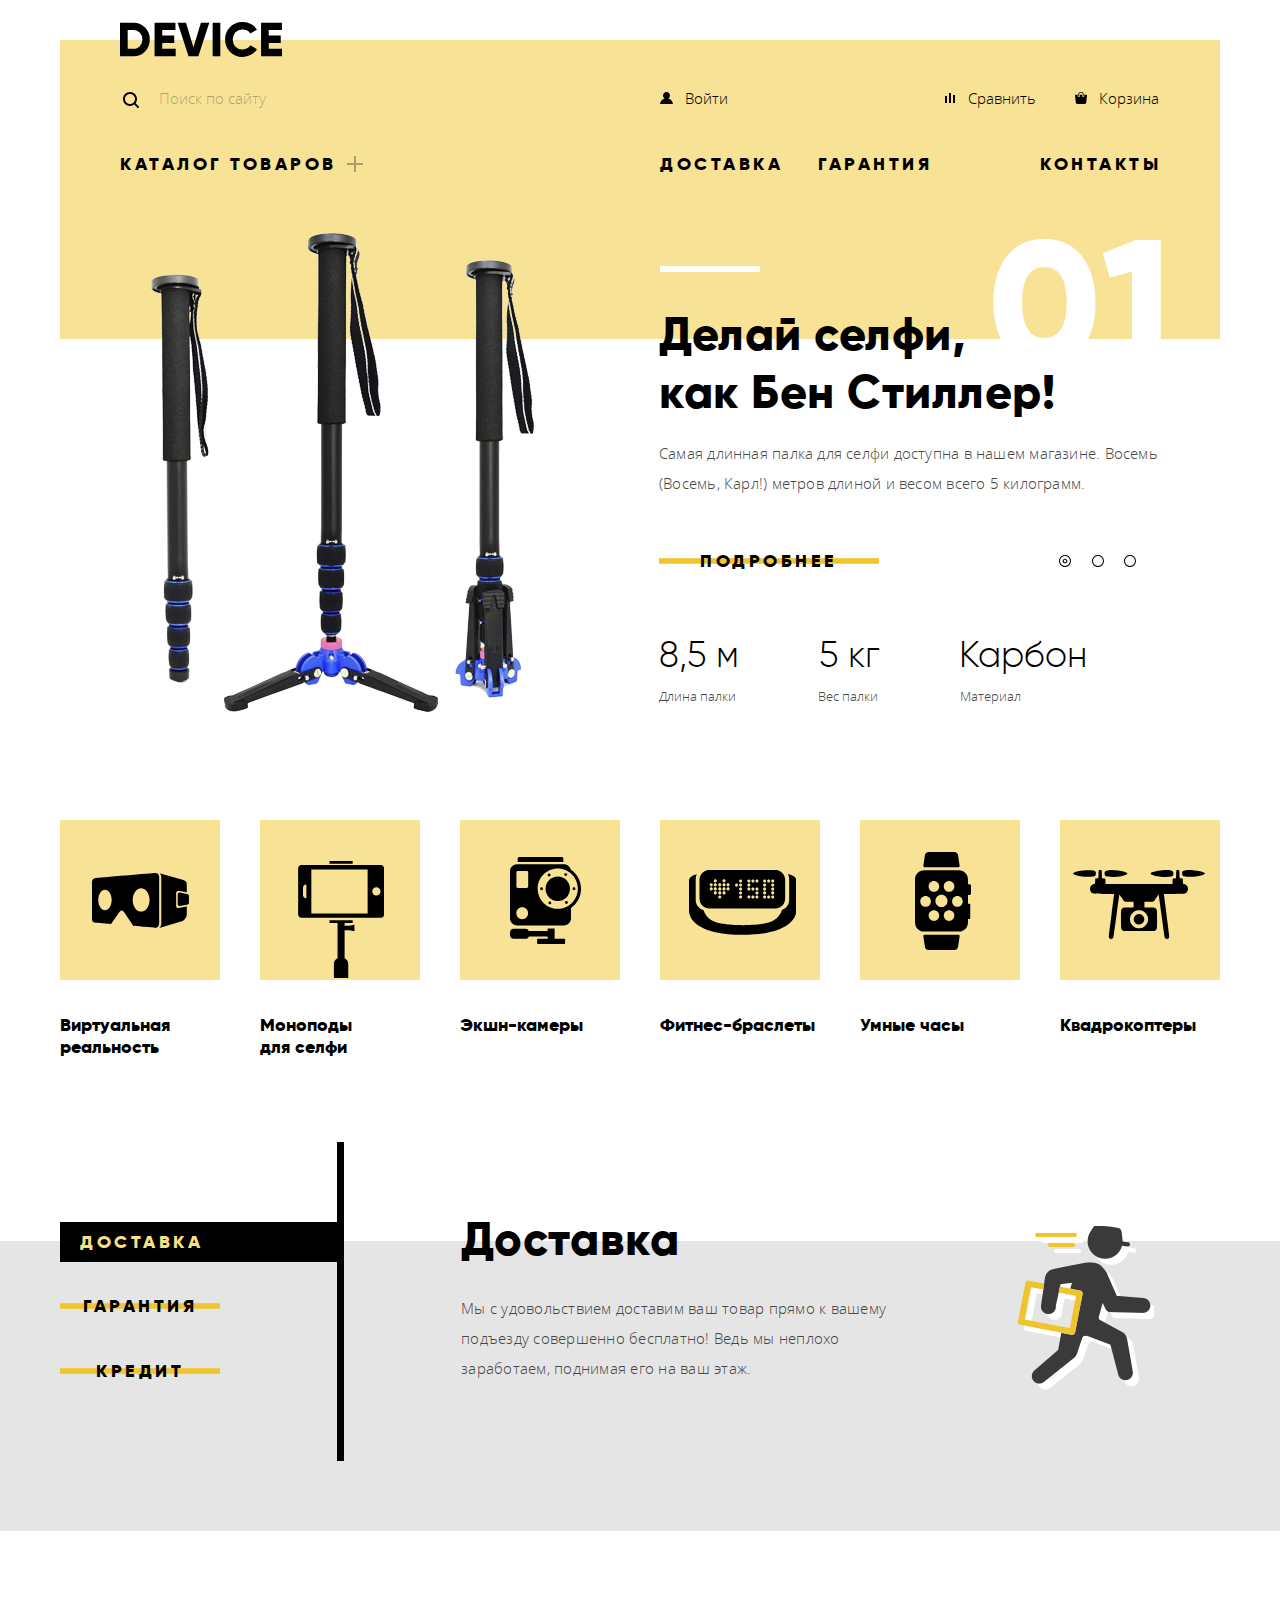
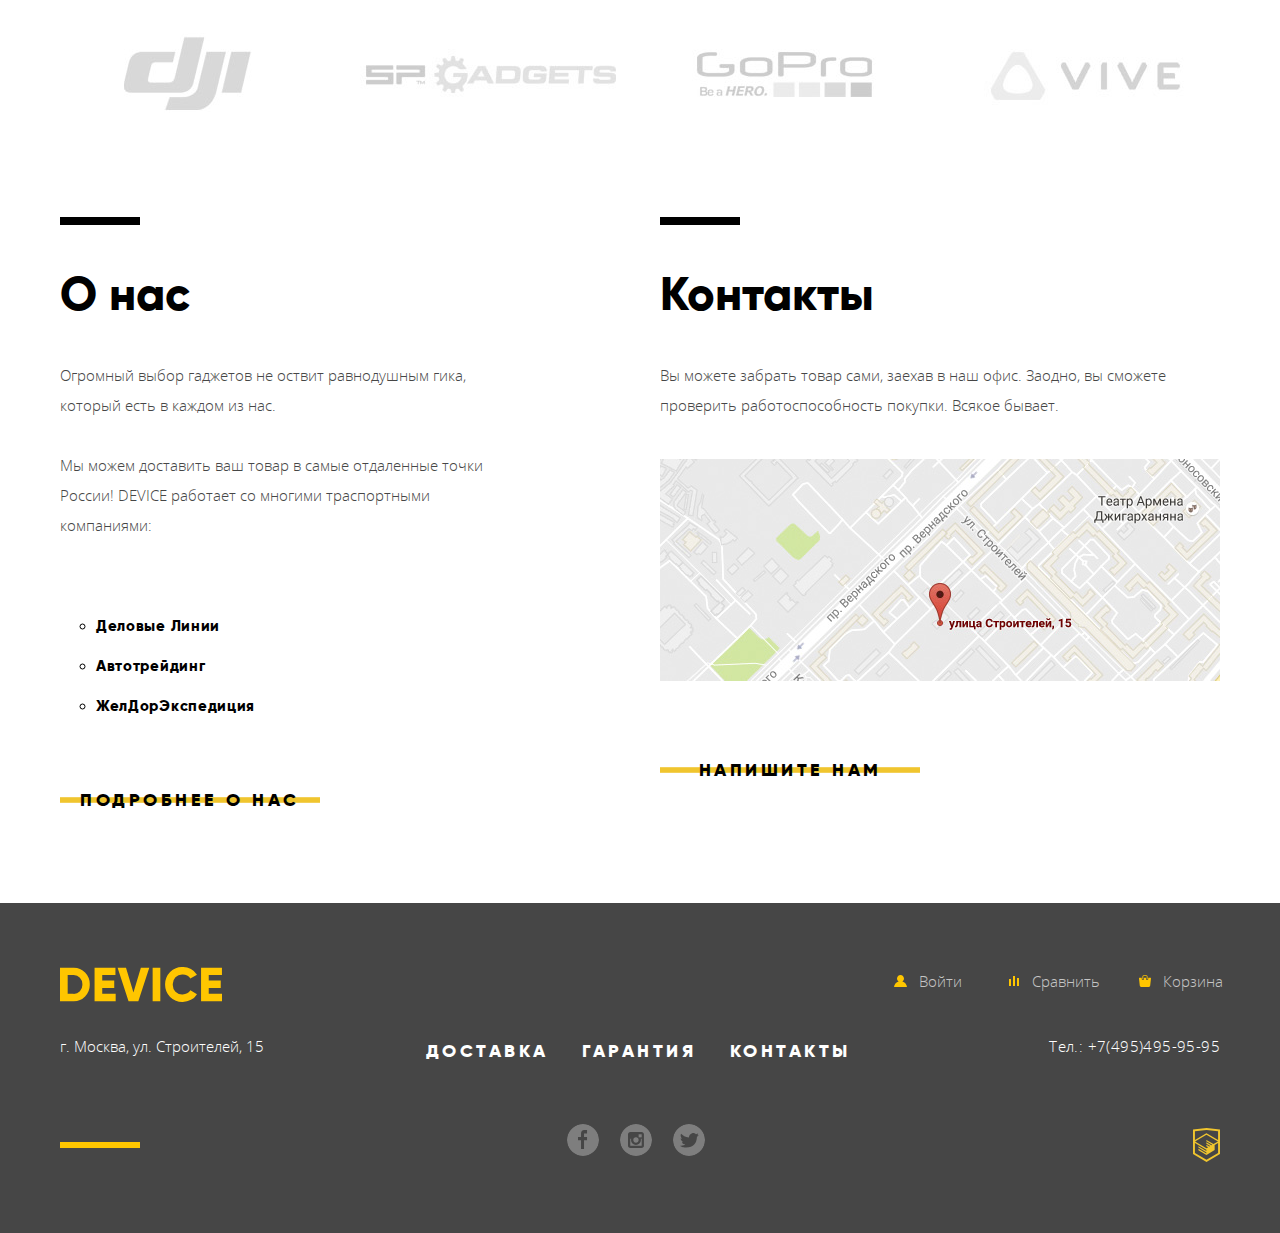
<file: index.html>
<!DOCTYPE html>
<html lang="ru">
  <head>
    <meta charset="utf-8">
    <title>HTML Academy: Девайс</title>
    <meta name="keywords" content="device, селфи палка, палка для селфи, виртуальная реальность, моноподы для селфи, экшн-камеры, фитнес-браслеты, умные часы, квадрокоптеры">
    <meta name="description" content="Device - онлайн-магазин электроники. Огромный выбор гаджетов и доставка в любую точку России.">
    <link href="css/normalize.min.css" type="text/css" rel="stylesheet">
    <link href="css/style.min.css" type="text/css" rel="stylesheet">
  </head>
  <body class="page">
    <header class="page-header content-layout">
      <div class="header-layout">
        <a class="logo link" aria-label="Логотип Девайс">
          <svg xmlns="http://www.w3.org/2000/svg" width="162.187" height="34.938" viewBox="0 0 162.187 34.938" class="svg-logo"><path id="logotype" d="M199.441,24.416v33.6h13.44a15.561,15.561,0,0,0,11.64-4.824,16.523,16.523,0,0,0,4.68-11.976,16.524,16.524,0,0,0-4.68-11.976,15.561,15.561,0,0,0-11.64-4.824h-13.44Zm7.68,26.208V31.808h5.76a8.559,8.559,0,0,1,6.456,2.568,9.448,9.448,0,0,1,2.472,6.84,9.446,9.446,0,0,1-2.472,6.84,8.557,8.557,0,0,1-6.456,2.568h-5.76Zm34.56-5.952h12v-7.3h-12V31.808h13.2V24.416H234v33.6h21.12V50.624h-13.44V44.672Zm36.1,13.344,10.944-33.6h-8.4l-7.44,24.72-7.44-24.72h-8.4l10.944,33.6h9.792Zm14.3,0h7.68v-33.6h-7.68v33.6ZM330.432,56.6a15.449,15.449,0,0,0,6-5.688l-6.624-3.84a7.456,7.456,0,0,1-3.144,3.024,9.749,9.749,0,0,1-4.632,1.1,9.493,9.493,0,0,1-7.128-2.736,9.945,9.945,0,0,1-2.664-7.248,9.946,9.946,0,0,1,2.664-7.248,9.493,9.493,0,0,1,7.128-2.736,9.787,9.787,0,0,1,4.608,1.08,7.578,7.578,0,0,1,3.168,3.048l6.624-3.84a15.8,15.8,0,0,0-6.048-5.688,17.21,17.21,0,0,0-8.352-2.088A17.061,17.061,0,0,0,304.56,41.216a17.061,17.061,0,0,0,17.472,17.472A17.3,17.3,0,0,0,330.432,56.6Zm17.76-11.928h12v-7.3h-12V31.808h13.2V24.416h-20.88v33.6h21.12V50.624h-13.44V44.672Z" transform="translate(-199.438 -23.75)"/></svg>
        </a>
        <div class="page-header__top-floor">
          <form class="page-header__form" action="https://echo.htmlacademy.ru" method="post">
            <p class="page-header__form-paragraph">
              <label class="page-header__form-label" for="search-field" aria-label="Поле поиска"></label>
              <input class="page-header__form-input input" type="search" name="search" id="search-field" placeholder="Поиск по сайту">
              <button class="page-header__form-submit input" type="submit">Найти</button>
            </p>
          </form>
          <nav class="top-nav">
            <ul class="top-nav__list user-nav">
              <li class="top-nav__item user-nav__item">
                <a class="top-nav__link user-nav__link link" href="login.html">Войти</a>
              </li>
            </ul>
            <div class="top-nav__content-layout">
              <a class="top-nav__link compare-link link" href="compare.html">Сравнить</a>
              <a class="top-nav__link basket-link link" href="cart.html">Корзина</a>
            </div>
          </nav>
        </div>

        <nav class="page-nav">
          <ul class="page-nav__list">
            <li class="page-nav__item">
              <a class="page-nav__link font link" href="catalog-full.html">Каталог товаров</a>
              <ul class="page-nav__sub-nav sub-nav">
                <li class="sub-nav__item">
                  <a class="sub-nav__link link" href="catalog-vr.html">Виртуальная реальность</a>
                </li>
                <li class="sub-nav__item">
                  <a class="sub-nav__link link" href="catalog.html">Моноподы для селфи</a>
                </li>
                <li class="sub-nav__item">
                  <a class="sub-nav__link link" href="catalog-ac.html">Экшн-камеры</a>
                </li>
                <li class="sub-nav__item">
                  <a class="sub-nav__link link" href="catalog-fb.html">Фитнес-браслеты</a>
                </li>
                <li class="sub-nav__item">
                  <a class="sub-nav__link link" href="catalog-sw.html">Умные часы</a>
                </li>
                <li class="sub-nav__item">
                  <a class="sub-nav__link link" href="catalog-d">Квадрокоптеры</a>
                </li>
              </ul>
            </li>
          </ul>

          <ul class="top-service service-nav">
            <li class="top-service__item service-nav__item">
              <a class="top-service__link service-nav__link font link" href="delivery.html">Доставка</a>
            </li>
            <li class="top-service__item service-nav__item">
              <a class="top-service__link service-nav__link font link" href="warranty.html">Гарантия</a>
            </li>
            <li class="top-service__item service-nav__item">
              <a class="top-service__link service-nav__link font link" href="contacts.html">Контакты</a>
            </li>
          </ul>
        </nav>
      </div>
    </header>
    <main class="main-content">
      <h1 class="visually-hidden">Device - Магазин электроники</h1>
      <section class="hit-product content-layout">
        <h2 class="visually-hidden">Самые популярные товары</h2>
        <form class="hit-product__form">
          <input class="visually-hidden radio-first input" type="radio" name="slider-controls" id="control-1" checked>
          <input class="visually-hidden radio-second input" type="radio" name="slider-controls" id="control-2">
          <input class="visually-hidden radio-third input" type="radio" name="slider-controls" id="control-3">

          <label class="hit-product__control radio-1" for="control-1" aria-label="Кнопка для переключения на первый слайд"></label>
          <label class="hit-product__control radio-2" for="control-2" aria-label="Кнопка для переключения на второй слайд"></label>
          <label class="hit-product__control radio-3" for="control-3" aria-label="Кнопка для переключения на третий слайд"></label>

          <ul class="hit-product__slider-list">
            <li class="hit-product__slide slide-1">
              <div class="hit-product__slide-info">
                <h3 class="hit-product__slide-headline headline">Делай селфи,<br>как Бен Стиллер!</h3>
                <p class="hit-product__slide-desc desc">Самая длинная палка для селфи доступна в нашем магазине. Восемь (Восемь, Карл!) метров длиной и весом всего 5 килограмм.</p>
                <a class="hit-product__slide-more-btn font link btn" href="selfi-stick.html">Подробнее</a>
                <div class="hit-product__slide-table slide-table">
                  <div class="slide-table__row">
                    <p class="slide-table__cell">8,5 м</p>
                    <p class="slide-table__cell">5 кг</p>
                    <p class="slide-table__cell">Карбон</p>
                  </div>
                  <div class="slide-table__row">
                    <p class="slide-table__head-cell">Длина палки</p>
                    <p class="slide-table__head-cell">Вес палки</p>
                    <p class="slide-table__head-cell">Материал</p>
                  </div>
                </div>
                <span class="hit-product__slide-num font">01</span>
              </div>
              <img class="hit-product__slide-img slide-img-1" src="img/slider-1.png" width="384" height="486" alt="Палка для селфи">
            </li>
            <li class="hit-product__slide slide-2">
              <div class="hit-product__slide-info">
                <h3 class="hit-product__slide-headline headline">Худеем<br>правильно!</h3>
                <p class="hit-product__slide-desc desc">Мотивирующие фитнес-браслеты помогут найти в себе силы не пропускать занятия и соблюдать диету.</p>
                <a class="hit-product__slide-more-btn font link btn" href="fitness.html">Подробнее</a>
                <div class="hit-product__slide-table slide-table">
                  <div class="slide-table__row">
                    <p class="slide-table__cell">48 часов</p>
                  </div>
                  <div class="slide-table__row">
                    <p class="slide-table__head-cell">Без подзарядки</p>
                  </div>
                </div>
                <span class="hit-product__slide-num font">02</span>
              </div>
              <img class="hit-product__slide-img slide-img-2" src="img/slider-2.png" width="345" height="485" alt="Фитнес-браслет">
            </li>
            <li class="hit-product__slide slide-3">
              <div class="hit-product__slide-info">
                <h3 class="hit-product__slide-headline headline">Порхает как бабочка,<br>жалит как пчела!</h3>
                <p class="hit-product__slide-desc desc">Этот обычный, на первый взгляд, квадрокоптер оснащен мощным лазером, замаскированным под стандартную камеру.</p>
                <a class="hit-product__slide-more-btn font link btn" href="drone.html">Подробнее</a>
                <div class="hit-product__slide-table slide-table">
                  <div class="slide-table__row">
                    <p class="slide-table__cell">800 м</p>
                    <p class="slide-table__cell">50 м</p>
                  </div>
                  <div class="slide-table__row">
                    <p class="slide-table__head-cell">Дальность полета</p>
                    <p class="slide-table__head-cell">Радиус поражения</p>
                  </div>
                </div>
                <span class="hit-product__slide-num font">03</span>
              </div>
              <img class="hit-product__slide-img slide-img-3" src="img/slider-3.png" width="526" height="334" alt="Квадрокоптер">
            </li>
          </ul>
        </form>
      </section>

      <nav class="popular-nav content-layout">
        <ul class="popular-nav__list">
          <li class="popular-nav__item">
            <a class="popular-nav__link font link" href="catalog-vr.html">Виртуальная реальность</a>
          </li>
          <li class="popular-nav__item">
            <a class="popular-nav__link font link" href="catalog.html">Моноподы для&nbsp;селфи</a>
          </li>
          <li class="popular-nav__item">
            <a class="popular-nav__link font link" href="catalog-ac.html">Экшн-камеры</a>
          </li>
          <li class="popular-nav__item">
            <a class="popular-nav__link font link" href="catalog-fb.html">Фитнес-браслеты</a>
          </li>
          <li class="popular-nav__item">
            <a class="popular-nav__link font link" href="catalog-sw.html">Умные часы</a>
          </li>
          <li class="popular-nav__item">
            <a class="popular-nav__link font link" href="catalog-d.html">Квадрокоптеры</a>
          </li>
        </ul>
      </nav>

      <section class="tab-service">
        <h2 class="visually-hidden">Сервис</h2>
        <form class="tab-service__form content-layout">
          <input class="visually-hidden tab-first input" type="radio" name="tab-controls" id="control-4" checked>
          <input class="visually-hidden tab-second input" type="radio" name="tab-controls" id="control-5">
          <input class="visually-hidden tab-third input" type="radio" name="tab-controls" id="control-6">

          <label class="tab-service__control tab-1 font btn" for="control-4" aria-label="Кнопка для переключения на первую вкладку">Доставка</label>
          <label class="tab-service__control tab-2 font btn" for="control-5" aria-label="Кнопка для переключения на вторую вкладку">Гарантия</label>
          <label class="tab-service__control tab-3 font btn" for="control-6" aria-label="Кнопка для переключения на третью вкладку">Кредит</label>

          <ul class="tab-service__form-list">
            <li class="tab-service__item tab-content-1">
              <h3 class="tab-service__item-headline headline">Доставка</h3>
              <p class="tab-service__item-desc desc">Мы с удовольствием доставим ваш товар прямо к вашему подъезду совершенно бесплатно! Ведь мы неплохо заработаем, поднимая его на ваш этаж.</p>
              <img class="tab-service__item-img tab-img-1" src="img/delivery.png" width="136" height="164" alt="Доставка">
            </li>
            <li class="tab-service__item tab-content-2">
              <h3 class="tab-service__item-headline headline">Гарантия</h3>
              <p class="tab-service__item-desc desc">Если из-за возгорания купленного у нас товара у вас сгорит дом - не преживайте, мы выдадим вам новый. Товар, не дом, конечно же.</p>
              <img class="tab-service__item-img tab-img-2" src="img/warranty.png" width="171" height="194" alt="Гарантия">
            </li>
            <li class="tab-service__item tab-content-3">
              <h3 class="tab-service__item-headline headline">Кредит</h3>
              <p class="tab-service__item-desc desc">Залезть в долговую яму стало проще! Кредитные консультанты подберут для вас наиболее выгодные условия кредита. Выгодные для нашего банка, разумеется.</p>
              <img class="tab-service__item-img tab-img-3" src="img/credit.png" width="156" height="186" alt="Кредит">
            </li>
          </ul>
        </form>
      </section>

      <section class="partners content-layout">
        <h2 class="visually-hidden">Наши партнеры</h2>
        <article class="partners__name">
          <h3 class="visually-hidden">DJI</h3>
          <a class="partners__link link" href="https://www.dji.com" aria-label="Компания DJI" target="_blank"></a>
        </article>
        <article class="partners__name">
          <h3 class="visually-hidden">SP Gadgets</h3>
          <a class="partners__link link" href="http://www.sp-gadgets.com" aria-label="Компания SP Gadgets" target="_blank"></a>
        </article>
        <article class="partners__name">
          <h3 class="visually-hidden">GoPro</h3>
          <a class="partners__link link" href="https://gopro.com" aria-label="Компания GoPro" target="_blank"></a>
        </article>
        <article class="partners__name">
          <h3 class="visually-hidden">Vive</h3>
          <a class="partners__link link" href="https://www.vive.com" aria-label="Компания Vive" target="_blank"></a>
        </article>
      </section>

      <div class="index-columns content-layout">
        <section class="about-us">
          <h2 class="about-us__headline headline">О нас</h2>
          <p class="about-us__info desc">Огромный выбор гаджетов не оствит равнодушным гика, который есть в каждом из нас.</p>
          <p class="about-us__info desc">Мы можем доставить ваш товар в самые отдаленные точки России! DEVICE работает со многими траспортными компаниями:</p>
          <ul class="about-us__list">
            <li class="about-us__item">Деловые Линии</li>
            <li class="about-us__item">Автотрейдинг</li>
            <li class="about-us__item">ЖелДорЭкспедиция</li>
          </ul>
          <a class="about-us__more font link btn" href="about.html">Подробнее о нас</a>
          <span class="about-us__line"></span>
        </section>

        <section class="contacts">
          <h2 class="contacts__headline headline">Контакты</h2>
          <p class="contacts__info desc">Вы можете забрать товар сами, заехав в наш офис. Заодно, вы сможете проверить работоспособность покупки. Всякое бывает.</p>
          <section class="contacts__map">
            <h3 class="visually-hidden">Карта</h3>
            <a class="contacts__map-link link" href="map.html" aria-label="Ссылка на карту с адресом">
              <img class="contacts__map-img" src="img/map.jpg" width="560" height="222" alt="Наш адрес: г. Москва, ул. Строителей, 15">
            </a>
          </section>
          <a class="contacts__link write-us font link btn" href="write-us.html">Напишите нам</a>
        </section>
      </div>
    </main>
    <footer class="page-footer">
      <div class="content-layout">
        <div class="page-footer__top-floor">
          <a class="logo logo-bottom link" aria-label="Логотип Девайс">
            <svg xmlns="http://www.w3.org/2000/svg" width="162.187" height="34.938" viewBox="0 0 162.187 34.938" class="svg-logo logo-yellow"><use xlink:href="#logotype"></use></svg>
          </a>
          <nav class="bottom-nav">
            <ul class="bottom-nav__list user-nav">
              <li class="bottom-nav__item user-nav__item">
                <a class="bottom-nav__link user-nav__link user-nav__link-y link" href="login.html">Войти</a>
              </li>
            </ul>
            <div class="bottom-nav__content-layout">
              <a class="bottom-nav__link compare-link compare-link-y link" href="compare.html">Сравнить</a>
              <a class="bottom-nav__link basket-link basket-link-y link" href="cart.html">Корзина</a>
            </div>
          </nav>
        </div>

        <div class="page-footer__middle-floor">
          <address class="page-footer__address">г. Москва, ул. Строителей, 15</address>
          <ul class="bottom-service service-nav">
            <li class="bottom-service__item service-nav__item">
              <a class="bottom-service__link service-nav__link font link" href="delivery.html">Доставка</a>
            </li>
            <li class="bottom-service__item service-nav__item">
              <a class="bottom-service__link service-nav__link font link" href="warranty.html">Гарантия</a>
            </li>
            <li class="bottom-service__item service-nav__item">
              <a class="bottom-service__link service-nav__link font link" href="contacts.html">Контакты</a>
            </li>
          </ul>
          <address class="page-footer__address">Тел.: <a class="page-footer__address-phone link" href="tel:+74954959595" aria-label="Позвонить нам">+7(495)495-95-95</a></address>
        </div>

        <div class="page-footer__bottom-floor">
          <ul class="page-footer__social">
            <li class="page-footer__social-item">
              <a class="page-footer__social-link social-link-1 link" href="https://facebook.com" aria-label="Фейсбук"></a>
            </li>
            <li class="page-footer__social-item">
              <a class="page-footer__social-link social-link-2 link" href="https://instagram.com" aria-label="Инстаграм"></a>
            </li>
            <li class="page-footer__social-item">
              <a class="page-footer__social-link social-link-3 link" href="https://twitter.com" aria-label="Твиттер"></a>
            </li>
          </ul>
          <a class="page-footer__copyright link" href="https://htmlacademy.ru/intensive/htmlcss" aria-label="HTML Academy"></a>
        </div>
      </div>
    </footer>

    <section class="modal modal-connect">
      <h2 class="visually-hidden">Форма для связи с нами</h2>
      <form class="modal-connect__form" action="https://echo.htmlacademy.ru" method="post">
        <p class="modal-connect__form-paragraph">
          <label class="modal-connect__form-label font" for="name-field" >Ваше имя:</label>
          <input class="modal-connect__form-input" type="text" name="your-name" id="name-field" placeholder="Представьтесь, пожалуйста" required>
        </p>
        <p class="modal-connect__form-paragraph">
          <label class="modal-connect__form-label font" for="email-field" >Ваш e-mail:</label>
          <input class="modal-connect__form-input" type="email" name="your-email" id="email-field" placeholder="Для отправки ответа" required>
        </p>
        <p class="modal-connect__form-paragraph">
          <b class="modal-connect__form-label font">Текст письма:</b>
          <textarea class="modal-connect__form-input" name="your-letter" rows="5" placeholder="В свободной форме" aria-label="Ваше письмо" required></textarea>
        </p>
        <button class="modal-connect__submit  link font btn" type="submit">Отправить</button>
      </form>
      <button class="modal-close input" type="button" aria-label="Закрыть"></button>
    </section>

    <section class="modal modal-map">
      <h2 class="visually-hidden">карта</h2>
      <iframe class="modal-map__frame" src="https://www.google.com/maps/embed?pb=!1m18!1m12!1m3!1d7994.218917987168!2d30.317933395446477!3d59.939530461064976!2m3!1f0!2f0!3f0!3m2!1i1024!2i768!4f13.1!3m3!1m2!1s0x4696310fca5ba729%3A0xea9c53d4493c879f!2z0JHQvtC70YzRiNCw0Y8g0JrQvtC90Y7RiNC10L3QvdCw0Y8g0YPQuy4sIDE5LCDQodCw0L3QutGCLdCf0LXRgtC10YDQsdGD0YDQsywgMTkxMTg2!5e0!3m2!1sru!2sru!4v1512311996493" width="600" height="450" style="border:0" allowfullscreen></iframe>
      <a class="modal-map__link" href="https://maps.google.com" aria-label="Посмотреть наш адрес на гугл картах">
        <img class="modal-map__img" src="img/map-big.jpg" width="960" height="559" alt="Наш адрес: г. Москва, ул. Строителей, 15">
      </a>
      <button class="modal-close input" aria-label="Закрыть"></button>
    </section>
    <p class="visually-hidden">Репозиторий создан для обучения на интенсивном онлайн‑курсе «<a href="https://htmlacademy.ru/intensive/htmlcss">Базовый HTML и CSS</a>».</p>
    <script src="js/popup.min.js"></script>
  </body>
</html>
</file>
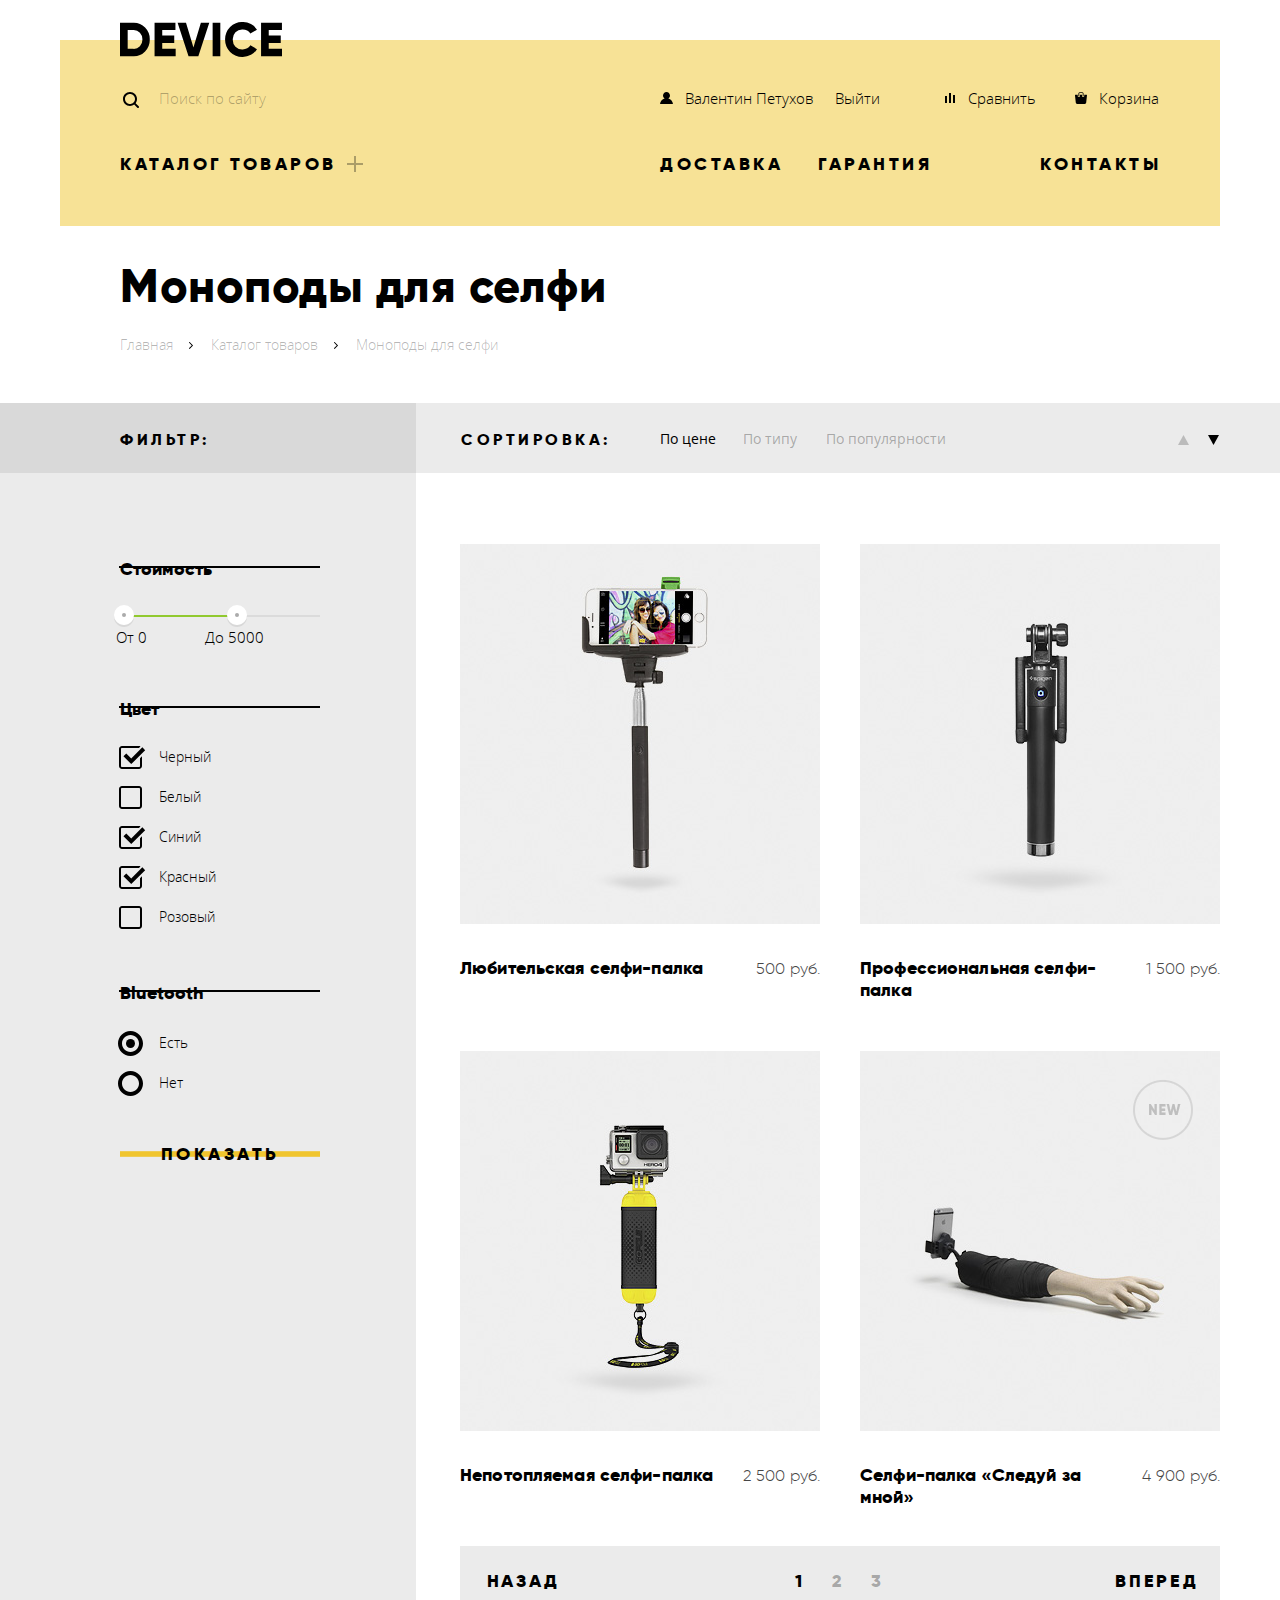
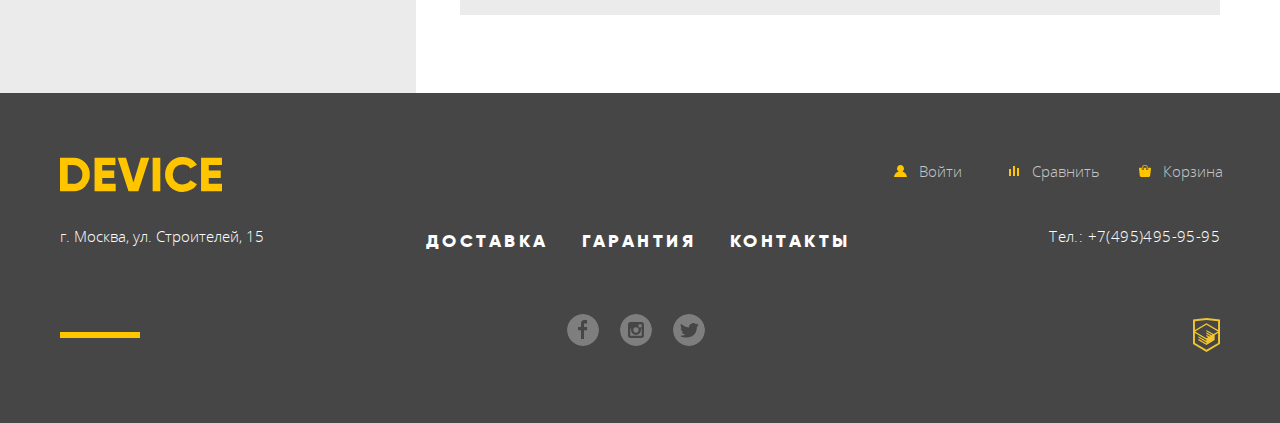
<file: catalog.html>
<!DOCTYPE html>
<html lang="ru">
  <head>
    <meta charset="utf-8">
    <title>HTML Academy: Девайс</title>
    <meta name="keywords" content="device, селфи палка, палка для селфи, виртуальная реальность, моноподы для селфи, экшн-камеры, фитнес-браслеты, умные часы, квадрокоптеры">
    <meta name="description" content="Device - онлайн-магазин электроники. Огромный выбор гаджетов и доставка в любую точку России.">
    <link href="css/normalize.min.css" type="text/css" rel="stylesheet">
    <link href="css/style.min.css" type="text/css" rel="stylesheet">
  </head>
  <body class="page inner-page">
    <header class="page-header content-layout">
      <div class="header-layout">
        <a class="logo link" href="index.html" aria-label="Логотип Девайс">
          <svg xmlns="http://www.w3.org/2000/svg" width="162.187" height="34.938" viewBox="0 0 162.187 34.938" class="svg-logo"><path id="logotype" d="M199.441,24.416v33.6h13.44a15.561,15.561,0,0,0,11.64-4.824,16.523,16.523,0,0,0,4.68-11.976,16.524,16.524,0,0,0-4.68-11.976,15.561,15.561,0,0,0-11.64-4.824h-13.44Zm7.68,26.208V31.808h5.76a8.559,8.559,0,0,1,6.456,2.568,9.448,9.448,0,0,1,2.472,6.84,9.446,9.446,0,0,1-2.472,6.84,8.557,8.557,0,0,1-6.456,2.568h-5.76Zm34.56-5.952h12v-7.3h-12V31.808h13.2V24.416H234v33.6h21.12V50.624h-13.44V44.672Zm36.1,13.344,10.944-33.6h-8.4l-7.44,24.72-7.44-24.72h-8.4l10.944,33.6h9.792Zm14.3,0h7.68v-33.6h-7.68v33.6ZM330.432,56.6a15.449,15.449,0,0,0,6-5.688l-6.624-3.84a7.456,7.456,0,0,1-3.144,3.024,9.749,9.749,0,0,1-4.632,1.1,9.493,9.493,0,0,1-7.128-2.736,9.945,9.945,0,0,1-2.664-7.248,9.946,9.946,0,0,1,2.664-7.248,9.493,9.493,0,0,1,7.128-2.736,9.787,9.787,0,0,1,4.608,1.08,7.578,7.578,0,0,1,3.168,3.048l6.624-3.84a15.8,15.8,0,0,0-6.048-5.688,17.21,17.21,0,0,0-8.352-2.088A17.061,17.061,0,0,0,304.56,41.216a17.061,17.061,0,0,0,17.472,17.472A17.3,17.3,0,0,0,330.432,56.6Zm17.76-11.928h12v-7.3h-12V31.808h13.2V24.416h-20.88v33.6h21.12V50.624h-13.44V44.672Z" transform="translate(-199.438 -23.75)"/></svg>
        </a>
        <div class="page-header__top-floor">
          <form class="page-header__form" action="https://echo.htmlacademy.ru" method="post">
            <p class="page-header__form-paragraph">
              <label class="page-header__form-label" for="search-field" aria-label="Поле поиска"></label>
              <input class="page-header__form-input input" type="search" name="search" id="search-field" placeholder="Поиск по сайту">
              <button class="page-header__form-submit input" type="submit">Найти</button>
            </p>
          </form>
          <nav class="top-nav">
            <ul class="top-nav__list user-nav">
              <li class="top-nav__item user-nav__item user-nav__name">
                <a class="top-nav__link user-nav__link link" href="user-account.html">Валентин Петухов</a>
              </li>
              <li class="top-nav__item user-nav__item">
                <a class="top-nav__link user-nav__link user-nav__exit link" href="exit.html">Выйти</a>
              </li>
            </ul>
            <div class="top-nav__content-layout">
              <a class="top-nav__link compare-link link" href="compare.html">Сравнить</a>
              <a class="top-nav__link basket-link link" href="cart.html">Корзина</a>
            </div>
          </nav>
        </div>

        <nav class="page-nav">
          <ul class="page-nav__list">
            <li class="page-nav__item">
              <a class="page-nav__link font link" href="catalog-full.html">Каталог товаров</a>
              <ul class="page-nav__sub-nav sub-nav">
                <li class="sub-nav__item">
                  <a class="sub-nav__link link" href="catalog-vr.html">Виртуальная реальность</a>
                </li>
                <li class="sub-nav__item">
                  <a class="sub-nav__link link" href="catalog.html">Моноподы для селфи</a>
                </li>
                <li class="sub-nav__item">
                  <a class="sub-nav__link link" href="catalog-ac.html">Экшн-камеры</a>
                </li>
                <li class="sub-nav__item">
                  <a class="sub-nav__link link" href="catalog-fb.html">Фитнес-браслеты</a>
                </li>
                <li class="sub-nav__item">
                  <a class="sub-nav__link link" href="catalog-sw.html">Умные часы</a>
                </li>
                <li class="sub-nav__item">
                  <a class="sub-nav__link link" href="catalog-d">Квадрокоптеры</a>
                </li>
              </ul>
            </li>
          </ul>

          <ul class="top-service service-nav">
            <li class="top-service__item service-nav__item">
              <a class="top-service__link service-nav__link font link" href="delivery.html">Доставка</a>
            </li>
            <li class="top-service__item service-nav__item">
              <a class="top-service__link service-nav__link font link" href="warranty.html">Гарантия</a>
            </li>
            <li class="top-service__item service-nav__item">
              <a class="top-service__link service-nav__link font link" href="contacts.html">Контакты</a>
            </li>
          </ul>
        </nav>
      </div>
    </header>
    <main class="main-content">
      <div class="content-layout">
        <div class="main-layout breadcrumbs-layout">
          <h1 class="content-headline headline">Моноподы для селфи</h1>

          <ul class="breadcrumbs">
            <li class="breadcrumbs__item">
              <a class="breadcrumbs__link link" href="index.html">Главная</a>
            </li>
            <li class="breadcrumbs__item">
              <a class="breadcrumbs__link link" href="catalog-full.html">Каталог товаров</a>
            </li>
            <li class="breadcrumbs__item">
              <a class="breadcrumbs__link breadcrumbs__link-current link">Моноподы для селфи</a>
            </li>
          </ul>
        </div>
      </div>

      <div class="content-bg">
        <div class="content-layout">
          <div class="main-layout">
            <h2 class="filters__headline font">Фильтр:</h2>
            <section class="sort">
              <h3 class="sort__headline font">Сортировка:</h3>
              <form class="sort__form">
                <ul class="sort__form-selections">
                  <li class="sort__form-option">
                    <input class="visually-hidden sort__form-input" type="radio" name="option-of-sort" id="price-sort" checked>
                    <label class="sort__form-label" for="price-sort">По цене</label>
                  </li>
                  <li class="sort__form-option">
                    <input class="visually-hidden sort__form-input" type="radio" name="option-of-sort" id="type-sort">
                    <label class="sort__form-label" for="type-sort">По типу</label>
                  </li>
                  <li class="sort__form-option">
                    <input class="visually-hidden sort__form-input" type="radio" name="option-of-sort" id="popularity-sort">
                    <label class="sort__form-label" for="popularity-sort">По популярности</label>
                  </li>
                </ul>

                <ul class="sort__form-sequence">
                  <li class="sort__form-option">
                    <input class="visually-hidden sort__form-input" type="radio" name="sequence-sort" id="top-down-sort">
                    <label class="sort__form-label sequence-label top-down" for="top-down-sort" aria-label="Сортировка сверху вниз"></label>
                  </li>
                  <li class="sort__form-option">
                    <input class="visually-hidden sort__form-input" type="radio" name="sequence-sort" id="down-up-sort" checked>
                    <label class="sort__form-label sequence-label down-up" for="down-up-sort" aria-label="Сортировка снизу вверх"></label>
                  </li>
                </ul>
              </form>
            </section>
          </div>
        </div>
      </div>

      <div class="content-bg">
        <div class="content-layout">
          <div class="main-layout">
            <section class="filters">
              <h2 class="visually-hidden">Фильтр:</h2>
              <form class="filters__form" action="https://echo.htmlacademy.ru" method="get">
                <fieldset class="filters__form-fieldset filter-cost">
                  <legend class="filters__form-legend font">Стоимость</legend>
                  <label class="visually-hidden">Диапазон цен</label>
                  <div class="filters__range">
                    <div class="filters__range-line"></div>
                    <span class="filters__range-button">От
                      <span class="filters__start-cost">0</span>
                    </span>
                    <span class="filters__range-button">До
                      <span class="filters__end-cost">5000</span>
                    </span>
                  </div>
                </fieldset>
                <fieldset class="filters__form-fieldset filter-color">
                  <legend class="filters__form-legend font">Цвет</legend>
                  <ul class="filters__form-list">
                    <li class="filters__form-option">
                      <input class="visually-hidden filters__form-input" type="checkbox" name="black" id="black-color" checked>
                      <label class="filters__form-label" for="black-color">Черный</label>
                    </li>
                    <li class="filters__form-option">
                      <input class="visually-hidden filters__form-input" type="checkbox" name="white" id="white-color">
                      <label class="filters__form-label" for="white-color">Белый</label>
                    </li>
                    <li class="filters__form-option">
                      <input class="visually-hidden filters__form-input" type="checkbox" name="blue" id="blue-color" checked>
                      <label class="filters__form-label" for="blue-color">Синий</label>
                    </li>
                    <li class="filters__form-option">
                      <input class="visually-hidden filters__form-input" type="checkbox" name="red" id="red-color" checked>
                      <label class="filters__form-label" for="red-color">Красный</label>
                    </li>
                    <li class="filters__form-option">
                      <input class="visually-hidden filters__form-input" type="checkbox" name="pink" id="pink-color">
                      <label class="filters__form-label" for="pink-color">Розовый</label>
                    </li>
                  </ul>
                </fieldset>
                <fieldset class="filters__form-fieldset filter-bluetooth">
                  <legend class="filters__form-legend font">Bluetooth</legend>
                  <ul class="filters__form-list">
                    <li class="filters__form-option">
                      <input class="visually-hidden filters__form-input" type="radio" name="bluetooth" id="bluetooth-on" checked>
                      <label class="filters__form-label filters__form-radio" for="bluetooth-on">Есть</label>
                    </li>
                    <li class="filters__form-option">
                      <input class="visually-hidden filters__form-input" type="radio" name="bluetooth" id="bluetooth-off">
                      <label class="filters__form-label filters__form-radio" for="bluetooth-off">Нет</label>
                    </li>
                  </ul>
                </fieldset>
                <button class="filters__form-submit font btn" type="submit">Показать</button>
              </form>
            </section>

            <section class="catalog">
              <h2 class="visually-hidden">Каталог товаров</h2>
              <section class="product-cards">
                <h3 class="visually-hidden">Карты товаров</h3>
                <ul class="product-cards__list">
                  <li class="product-cards__item">
                    <div class="product-cards__item-text">
                      <h4 class="product-cards__item-name">
                        <a class="product-cards__item-link link font" href="catalog-item.html">Любительская селфи-палка</a>
                      </h4>
                      <p class="product-cards__item-price font">500 руб.</p>
                    </div>
                    <div class="product-cards__item-pic">
                      <img class="product-cards__item-img" src="img/catalog-card-1.jpg" width="360" height="380" alt="Любительская селфи-палка">
                      <div class="pic-links">
                        <a class="pic-links__link pic-link-top link font btn" href="cart.html">В корзину</a>
                        <a class="pic-links__link pic-link link" href="compare.html">Добавить к сравнению</a>
                      </div>
                    </div>
                  </li>
                  <li class="product-cards__item">
                    <div class="product-cards__item-text">
                      <h4 class="product-cards__item-name">
                        <a class="product-cards__item-link link font" href="catalog-item.html">Профессиональная селфи-палка</a>
                      </h4>
                      <p class="product-cards__item-price font">1 500 руб.</p>
                    </div>
                    <div class="product-cards__item-pic">
                      <img class="product-cards__item-img" src="img/catalog-card-2.jpg" width="360" height="380" alt="Профессиональная селфи-палка">
                      <div class="pic-links">
                        <a class="pic-links__link pic-link-top link font btn" href="cart.html">В корзину</a>
                        <a class="pic-links__link pic-link link" href="compare.html">Добавить к сравнению</a>
                      </div>
                    </div>
                  </li>
                  <li class="product-cards__item">
                    <div class="product-cards__item-text">
                      <h4 class="product-cards__item-name">
                        <a class="product-cards__item-link link font" href="catalog-item.html">Непотопляемая селфи-палка</a>
                      </h4>
                      <p class="product-cards__item-price font">2 500 руб.</p>
                    </div>
                    <div class="product-cards__item-pic">
                      <img class="product-cards__item-img" src="img/catalog-card-3.jpg" width="360" height="380" alt="Непотопляемая селфи-палка">
                      <div class="pic-links">
                        <a class="pic-links__link pic-link-top link font btn" href="cart.html">В корзину</a>
                        <a class="pic-links__link pic-link link" href="compare.html">Добавить к сравнению</a>
                      </div>
                    </div>
                  </li>
                  <li class="product-cards__item new-mark">
                    <div class="product-cards__item-text">
                      <h4 class="product-cards__item-name">
                        <a class="product-cards__item-link link font" href="catalog-item.html">Селфи-палка &laquo;Следуй за мной&raquo;</a>
                      </h4>
                      <p class="product-cards__item-price font">4 900 руб.</p>
                    </div>
                    <div class="product-cards__item-pic">
                      <img class="product-cards__item-img" src="img/catalog-card-4.jpg" width="360" height="380" alt="Селфи-палка &laquo;Следуй за мной&raquo;">
                      <div class="pic-links">
                        <a class="pic-links__link pic-link-top link font btn" href="cart.html">В корзину</a>
                        <a class="pic-links__link pic-link link" href="compare.html">Добавить к сравнению</a>
                      </div>
                    </div>
                  </li>
                </ul>

                <section class="pagination">
                  <h4 class="visually-hidden">Постраничная навигация</h4>
                  <ul class="pagination__list">
                    <li class="pagination__item pagination__nums">
                      <a class="pagination__link pagination__link-current font" aria-label="Переход на первую страницу">1</a>
                    </li>
                    <li class="pagination__item pagination__nums">
                      <a class="pagination__link link font" href="second-page.html" aria-label="Переход на вторую страницу">2</a>
                    </li><li class="pagination__item pagination__nums">
                      <a class="pagination__link link font" href="third-page.html" aria-label="Переход на третью страницу">3</a>
                    </li>
                  </ul>
                  <a class="pagination__button link font" href="catalog-back.html" aria-label="Переход на страницу назад">Назад</a>
                  <a class="pagination__button link font" href="catalog-next.html" aria-label="Переход на страницу вперед">Вперед</a>
                </section>
              </section>
            </section>
          </div>
        </div>
      </div>
    </main>
    <footer class="page-footer">
      <div class="content-layout">
        <div class="page-footer__top-floor">
          <a class="logo logo-bottom link" href="index.html" aria-label="Логотип Девайс">
            <svg xmlns="http://www.w3.org/2000/svg" width="162.187" height="34.938" viewBox="0 0 162.187 34.938" class="svg-logo logo-yellow"><use xlink:href="#logotype"></use></svg>
          </a>
          <nav class="bottom-nav">
            <ul class="bottom-nav__list user-nav">
              <li class="bottom-nav__item user-nav__item">
                <a class="bottom-nav__link user-nav__link user-nav__link-y link" href="login.html">Войти</a>
              </li>
            </ul>
            <div class="bottom-nav__content-layout">
              <a class="bottom-nav__link compare-link compare-link-y link" href="compare.html">Сравнить</a>
              <a class="bottom-nav__link basket-link basket-link-y link" href="cart.html">Корзина</a>
            </div>
          </nav>
        </div>

        <div class="page-footer__middle-floor">
          <address class="page-footer__address">г. Москва, ул. Строителей, 15</address>
          <ul class="bottom-service service-nav">
            <li class="bottom-service__item service-nav__item">
              <a class="bottom-service__link service-nav__link font link" href="delivery.html">Доставка</a>
            </li>
            <li class="bottom-service__item service-nav__item">
              <a class="bottom-service__link service-nav__link font link" href="warranty.html">Гарантия</a>
            </li>
            <li class="bottom-service__item service-nav__item">
              <a class="bottom-service__link service-nav__link font link" href="contacts.html">Контакты</a>
            </li>
          </ul>
          <address class="page-footer__address">Тел.: <a class="page-footer__address-phone link" href="tel:+74954959595" aria-label="Позвонить нам">+7(495)495-95-95</a></address>
        </div>

        <div class="page-footer__bottom-floor">
          <ul class="page-footer__social">
            <li class="page-footer__social-item">
              <a class="page-footer__social-link social-link-1 link" href="https://facebook.com" aria-label="Фейсбук"></a>
            </li>
            <li class="page-footer__social-item">
              <a class="page-footer__social-link social-link-2 link" href="https://instagram.com" aria-label="Инстаграм"></a>
            </li>
            <li class="page-footer__social-item">
              <a class="page-footer__social-link social-link-3 link" href="https://twitter.com" aria-label="Твиттер"></a>
            </li>
          </ul>
          <a class="page-footer__copyright link" href="https://htmlacademy.ru/intensive/htmlcss" aria-label="HTML Academy"></a>
        </div>
      </div>
    </footer>

    <section class="modal modal-connect">
      <h2 class="visually-hidden">Форма для связи с нами</h2>
      <form class="modal-connect__form" action="https://echo.htmlacademy.ru" method="post">
        <p class="modal-connect__form-paragraph">
          <label class="modal-connect__form-label font" for="name-field" >Ваше имя:</label>
          <input class="modal-connect__form-input" type="text" name="your-name" id="name-field" placeholder="Представьтесь, пожалуйста" required>
        </p>
        <p class="modal-connect__form-paragraph">
          <label class="modal-connect__form-label font" for="email-field" >Ваш e-mail:</label>
          <input class="modal-connect__form-input" type="email" name="your-email" id="email-field" placeholder="Для отправки ответа" required>
        </p>
        <p class="modal-connect__form-paragraph">
          <b class="modal-connect__form-label font">Текст письма:</b>
          <textarea class="modal-connect__form-input" name="your-letter" rows="5" placeholder="В свободной форме" aria-label="Ваше письмо" required></textarea>
        </p>
        <button class="modal-connect__submit  link font btn" type="submit">Отправить</button>
      </form>
      <button class="modal-close input" type="button" aria-label="Закрыть"></button>
    </section>

    <script src="js/popup.min.js"></script>
  </body>
</html>
</file>
<file: css/style.min.css>
@-webkit-keyframes zoomIn{0%{opacity:0;-webkit-transform:scale3d(.3,.3,.3);transform:scale3d(.3,.3,.3)}50%{opacity:1}}@keyframes zoomIn{0%{opacity:0;-webkit-transform:scale3d(.3,.3,.3);transform:scale3d(.3,.3,.3)}50%{opacity:1}}@font-face{font-family:"Gilroy";src:url(../fonts/gilroyextrabold.woff2) format("woff2"),url(../fonts/gilroyextrabold.woff) format("woff");font-weight:700;font-style:normal}@font-face{font-family:"Gilroy";src:url(../fonts/gilroylight.woff2) format("woff2"),url(../fonts/gilroylight.woff) format("woff");font-weight:300;font-style:normal}@font-face{font-family:"Open sans";src:url(../fonts/opensans.woff2) format("woff2"),url(../fonts/opensans.woff) format("woff");font-weight:400;font-style:normal}@font-face{font-family:"Open sans";src:url(../fonts/opensanslight.woff2) format("woff2"),url(../fonts/opensanslight.woff) format("woff");font-weight:300;font-style:normal}.page{width:100%;min-width:1200px;margin:0;padding:0;font-family:"Open sans",Arial,sans-serif;font-size:15px;font-weight:300;line-height:30px;color:#000;background-color:#fff}.link{text-decoration:none;color:#000}.input:focus,.link:focus{outline:0}.font,.headline{font-family:"Gilroy",Arial,sans-serif;font-weight:700;line-height:normal}.headline{font-size:47px}.font{font-size:18px;text-transform:uppercase;letter-spacing:3.5px}.desc{color:#464646}.btn{position:relative;z-index:0;width:220px;display:inline-block;padding:9px 0;text-align:center;vertical-align:middle;cursor:pointer}.btn::before{content:"";position:absolute;top:0;right:0;bottom:0;left:0;z-index:-1;background-color:#f0c52e;-webkit-transform:scaleY(.14);-ms-transform:scaleY(.14);transform:scaleY(.14)}.btn:focus::before,.btn:hover::before{-webkit-transform:scaleY(1);-ms-transform:scaleY(1);transform:scaleY(1)}.btn:active,.btn:active::before{color:rgba(0,0,0,.3);-webkit-transform:scaleY(1);-ms-transform:scaleY(1);transform:scaleY(1)}.content-layout{width:1160px;height:auto;margin:0 auto}.page-header{height:299px;margin-top:40px;line-height:36px;background-color:rgba(240,197,46,.5)}.inner-page .page-header{height:186px;margin-bottom:31px}.header-layout,.main-layout{display:-webkit-box;display:-ms-flexbox;display:flex}.header-layout{min-height:299px;margin:0 auto;-webkit-box-orient:vertical;-webkit-box-direction:normal;-ms-flex-direction:column;flex-direction:column;width:1040px}.main-layout{position:relative;width:1100px;-webkit-box-pack:justify;-ms-flex-pack:justify;justify-content:space-between;margin-left:60px}.logo{width:200px;height:34px;margin-top:-18px;margin-bottom:17px}.logo-yellow{fill:#ffc600}.logo:focus,.logo:hover{opacity:.6}.logo:active{opacity:.3}.page-header__top-floor{width:100%;min-height:50px;display:-webkit-box;display:-ms-flexbox;display:flex;-webkit-box-align:center;-ms-flex-align:center;align-items:center;-webkit-box-pack:justify;-ms-flex-pack:justify;justify-content:space-between;margin-bottom:23px}.page-header__form{width:440px;min-height:40px}.page-header__form-paragraph{position:relative;display:-webkit-box;display:-ms-flexbox;display:flex;-webkit-box-align:center;-ms-flex-align:center;align-items:center;margin:0}.page-header__form-input::-webkit-input-placeholder{color:rgba(0,0,0,.3);opacity:1}.page-header__form-input:hover::-webkit-input-placeholder{color:rgba(0,0,0,.6)}.page-header__form-input:focus::-webkit-input-placeholder{color:#000}.page-header__form-input::-moz-placeholder{color:rgba(0,0,0,.3);opacity:1}.page-header__form-input:hover::-moz-placeholder{color:rgba(0,0,0,.6)}.page-header__form-input:focus::-moz-placeholder{color:#000;opacity:1}.page-header__form-label{position:absolute;top:14px;left:3px;width:16px;height:16px;display:block;background-color:transparent;background-image:url(../img/search-icon.svg);background-position:center;background-repeat:no-repeat}.page-header__form-input{width:356px;padding-left:39px;height:39px;font:inherit;color:#000;background-color:transparent;border:0;-webkit-box-sizing:border-box;box-sizing:border-box}.page-header__form-input:focus{border-bottom:2px solid #000}.page-header__form-input:focus~.page-header__form-submit{opacity:1}.page-header__form-submit{width:81px;height:40px;font:inherit;color:#000;background-color:transparent;border:2px solid #000;border-radius:0;opacity:0}.page-header__form-submit:hover{color:#fff;background-color:#000}.page-header__form-submit:focus{color:#fff;background-color:#000;opacity:1}.page-header__form-submit:active{color:rgba(255,255,255,.3);background-color:#000}.top-nav{width:500px;min-height:50px;display:-webkit-box;display:-ms-flexbox;display:flex;-webkit-box-pack:justify;-ms-flex-pack:justify;justify-content:space-between;-webkit-box-align:center;-ms-flex-align:center;align-items:center}.sub-nav,.user-nav{list-style:none}.page-nav,.top-nav__list{display:-webkit-box;display:-ms-flexbox;display:flex}.top-nav__list{padding:0;margin:0;width:260px}.page-nav{z-index:1;width:100%;-webkit-box-pack:justify;-ms-flex-pack:justify;justify-content:space-between;-webkit-box-align:baseline;-ms-flex-align:baseline;align-items:baseline}.page-nav__list{padding:0;margin:0;list-style:none}.page-nav__item{position:relative}.sub-nav{position:absolute;top:27px;left:-60px;display:none;-webkit-box-pack:start;-ms-flex-pack:start;justify-content:flex-start;-webkit-box-align:start;-ms-flex-align:start;align-items:flex-start;-ms-flex-line-pack:start;align-content:flex-start;-webkit-box-orient:vertical;-webkit-box-direction:normal;-ms-flex-direction:column;flex-direction:column;-ms-flex-wrap:wrap;flex-wrap:wrap;width:1040px;height:108px;padding:25px 60px 33px;margin:0;background-color:#f7e296}.sub-nav__item:nth-child(1){margin-right:62px}.sub-nav__item:nth-child(4){margin-right:77px}.sub-nav__item:nth-child(10),.sub-nav__item:nth-child(7){margin-right:62px}.sub-nav__item:last-child{height:38px}.page-nav__item:focus>.sub-nav,.page-nav__item:hover>.sub-nav,.page-nav__link:focus+.sub-nav{display:-webkit-box;display:-ms-flexbox;display:flex}.page-nav__link{position:relative}.bottom-nav__link::before,.page-nav__link::before,.top-nav__link::before{content:"";position:absolute;display:block;background-color:transparent;background-position:center;background-repeat:no-repeat}.page-nav__link::before{right:-26px;background-image:url(../img/plus-icon.svg);opacity:.3;top:3px;width:16px;height:16px}.bottom-nav__link,.top-nav__link{padding:0;margin:0;position:relative}.bottom-nav__content-layout,.top-nav__content-layout{width:222px}.user-nav__link{width:100px;margin-left:25px}.user-nav__exit{margin:0}.user-nav__name{margin-right:22px}.compare-link{width:100px;margin-left:30px}.basket-link{width:100px;margin-left:59px}.bottom-nav__link::before,.top-nav__link::before{top:4px;left:-25px;width:13px;height:12px}.user-nav__link::before{background-image:url(../img/user-icon.svg)}.user-nav__exit::before{content:"";display:none}.compare-link::before{background-image:url(../img/compare-icon.svg)}.basket-link::before{background-image:url(../img/cart-icon.svg)}.bottom-nav__link:focus::before,.bottom-nav__link:hover::before,.top-nav__link:focus::before,.top-nav__link:hover::before{opacity:.6}.bottom-nav__link:active::before,.top-nav__link:active::before{opacity:.3}.page-nav__link:focus,.page-nav__link:hover,.sub-nav__link:focus,.sub-nav__link:hover,.top-nav__link:focus,.top-nav__link:hover,.top-service__link:focus,.top-service__link:hover{color:rgba(0,0,0,.6)}.page-nav__link:active,.sub-nav__link:active,.top-nav__link:active,.top-service__link:active{color:rgba(0,0,0,.3)}.service-nav{width:500px;display:-webkit-box;display:-ms-flexbox;display:flex;padding:0;margin:0;list-style:none}.top-service__item:first-child{margin-right:35px}.top-service__item:last-child{margin-left:108px}.hit-product{height:489px;margin-top:-110px;margin-bottom:100px}.hit-product__form{position:relative;z-index:0}.hit-product__form::before{content:"";position:absolute;top:37px;left:600px;width:100px;height:6px;display:block;background-color:#fff}.hit-product__control{position:absolute;z-index:1;width:12px;height:12px;display:inline-block;vertical-align:middle;background-color:transparent;background-image:url(../img/slider-button.svg);background-position:0 0;background-size:100%;background-repeat:no-repeat}.radio-1{top:326px;right:149px}.radio-2,.radio-3{top:326px;right:116px}.radio-3{right:84px}.hit-product__control:hover,.radio-first:checked~.radio-1,.radio-second:checked~.radio-2,.radio-third:checked~.radio-3{background-image:url(../img/slider-button-active.svg)}.hit-product__slide,.hit-product__slider-list{display:-webkit-box;display:-ms-flexbox;display:flex}.hit-product__slider-list{min-height:486px;-webkit-box-align:center;-ms-flex-align:center;align-items:center;padding:0;margin:0 auto 0 0;list-style:none;position:relative;z-index:0;width:1100px;-webkit-box-pack:center;-ms-flex-pack:center;justify-content:center}.hit-product__slide{position:absolute;top:0;right:0;bottom:0;left:0;z-index:-1;width:100%;-webkit-box-pack:justify;-ms-flex-pack:justify;justify-content:space-between;visibility:hidden}.radio-first:checked~.hit-product__slider-list>.slide-1,.radio-second:checked~.hit-product__slider-list>.slide-2,.radio-third:checked~.hit-product__slider-list>.slide-3{z-index:1;visibility:visible}.hit-product__slide-info{width:501px;-webkit-box-ordinal-group:3;-ms-flex-order:2;order:2}.hit-product__slide-headline{margin-top:76px;margin-bottom:17px;letter-spacing:.5px}.hit-product__slide-desc{height:60px;margin-bottom:43px;overflow:hidden;letter-spacing:.22px}.hit-product__slide-more-btn{margin-bottom:53px}.hit-product__slide-img{-ms-flex-negative:0;flex-shrink:0}.slide-img-1{margin-left:90px}.slide-img-2{margin-top:11px;margin-left:116px}.slide-img-3{margin-top:64px;margin-left:31px}.hit-product__slide:nth-child(1)>.hit-product__slide-img{width:384px}.hit-product__slide:nth-child(2)>.hit-product__slide-img{width:345px;height:485px}.hit-product__slide:nth-child(3)>.hit-product__slide-img{width:526px;height:334px}.slide-table{text-align:left}.slide-table__row{display:-webkit-box;display:-ms-flexbox;display:flex;-webkit-box-align:center;-ms-flex-align:center;align-items:center;margin-bottom:10px}.slide-table__row:last-child{margin-bottom:0}.slide-table__cell{margin:0 80px 0 0;font-size:36px;font-family:"Gilroy",Arial,sans-serif;font-weight:300;line-height:normal}.slide-3 .slide-table__cell:first-child{margin-right:62px}.slide-table__cell:last-child,.slide-table__head-cell:last-child{margin-right:0}.slide-table__head-cell{margin:0 82px 0 0;font-size:13px;font-weight:300;line-height:20px;color:#464646}.slide-3 .slide-table__head-cell:first-child{margin-right:50px}.hit-product__slide-num{position:absolute;top:-35px;right:-16px;z-index:-1;font-size:179px;color:#fff}.popular-nav{margin-bottom:153px}.popular-nav__list{display:-webkit-box;display:-ms-flexbox;display:flex;-ms-flex-wrap:wrap;flex-wrap:wrap;padding:0;margin:0;-webkit-box-pack:justify;-ms-flex-pack:justify;justify-content:space-between;-webkit-box-align:center;-ms-flex-align:center;align-items:center;list-style:none}.popular-nav__item{width:160px;height:270px}.popular-nav__link{position:relative;width:160px;display:block;margin-top:196px;text-transform:none;letter-spacing:normal}.popular-nav__link::after,.popular-nav__link::before{content:"";position:absolute;top:0;right:0;bottom:0;left:0;width:160px;height:160px;display:block;margin-top:-194px;background-position:center;background-repeat:no-repeat}.popular-nav__link::before{background-color:rgba(240,197,46,.5)}.popular-nav__item:nth-child(1) .popular-nav__link::after{background-image:url(../img/popular-1.svg)}.popular-nav__item:nth-child(2) .popular-nav__link::after{background-image:url(../img/popular-2.svg);background-position:38px 41px}.popular-nav__item:nth-child(3) .popular-nav__link::after{background-image:url(../img/popular-3.svg);background-position:50px center}.popular-nav__item:nth-child(4) .popular-nav__link::after{background-image:url(../img/popular-4.svg);background-position:29px 50px}.popular-nav__item:nth-child(5) .popular-nav__link::after{background-image:url(../img/popular-5.svg);background-position:55px 32px}.popular-nav__item:nth-child(6) .popular-nav__link::after{background-image:url(../img/popular-6.svg);background-position:13px 50px}.popular-nav__link:focus,.popular-nav__link:hover{color:#000}.popular-nav__link:active{color:rgba(0,0,0,.3)}.popular-nav__link:focus::before,.popular-nav__link:hover::before{background-color:#f0c52e}.popular-nav__link:active::after{opacity:.3}.tab-service{height:288px;margin-bottom:94px;background-color:#e5e5e5;border:1px solid transparent}.tab-service__form{position:relative;display:-webkit-box;display:-ms-flexbox;display:flex}.tab-service__control{position:absolute;left:0;display:block;width:160px;margin-top:-20px;margin-bottom:42px}.tab-2{top:64px}.tab-3{top:129px}.tab-first:checked~.tab-1,.tab-second:checked~.tab-2,.tab-service__control:active,.tab-third:checked~.tab-3{display:block;width:258px;padding-left:20px;text-align:left;color:#f7e184;background-color:#000}.tab-first:checked~.tab-1::before,.tab-second:checked~.tab-2::before,.tab-third:checked~.tab-3::before{display:none}.tab-service__control:active::before{display:none}.tab-service__form-list{position:relative;z-index:0;width:814px;height:319px;display:-webkit-box;display:-ms-flexbox;display:flex;-webkit-box-pack:center;-ms-flex-pack:center;justify-content:center;-webkit-box-align:center;-ms-flex-align:center;align-items:center;padding:0;margin:-100px 0 0 277px;list-style:none;border-left:7px solid #000}.tab-service__item{position:absolute;top:21px;left:117px;z-index:-1;width:580px;height:276px;visibility:hidden}.tab-first:checked~.tab-service__form-list>.tab-content-1,.tab-second:checked~.tab-service__form-list>.tab-content-2,.tab-third:checked~.tab-service__form-list>.tab-content-3{z-index:0;visibility:visible}.tab-service__item-headline{margin-bottom:25px;letter-spacing:.8px}.tab-service__item-desc{width:440px;max-height:150px;overflow:hidden;letter-spacing:.25px}.tab-service__item-img{position:absolute;top:63px;right:-113px}.tab-img-1{top:63px;right:-113px;width:136px;height:164px}.tab-img-2{top:39px;right:-133px;width:171px;height:194px}.tab-img-3{top:39px;right:-109px;width:156px;height:186px}.partners{display:-webkit-box;display:-ms-flexbox;display:flex;-webkit-box-pack:justify;-ms-flex-pack:justify;justify-content:space-between;margin-bottom:101px}.partners__link{width:260px;height:100px;display:block;background-color:#fff;background-position:center;background-repeat:no-repeat}.partners__name:nth-of-type(1) .partners__link{background-image:url(../img/partner-logo-1g.jpg)}.partners__name:nth-of-type(2) .partners__link{background-image:url(../img/partner-logo-2g.jpg)}.partners__name:nth-of-type(3) .partners__link{background-image:url(../img/partner-logo-3g.jpg)}.partners__name:nth-of-type(4) .partners__link{background-image:url(../img/partner-logo-4g.jpg)}.partners__name:focus:nth-of-type(1) .partners__link,.partners__name:hover:nth-of-type(1) .partners__link{background-image:url(../img/partner-logo-1.jpg)}.partners__name:focus:nth-of-type(2) .partners__link,.partners__name:hover:nth-of-type(2) .partners__link{background-image:url(../img/partner-logo-2.jpg)}.partners__name:focus:nth-of-type(3) .partners__link,.partners__name:hover:nth-of-type(3) .partners__link{background-image:url(../img/partner-logo-3.jpg)}.partners__name:focus:nth-of-type(4) .partners__link,.partners__name:hover:nth-of-type(4) .partners__link{background-image:url(../img/partner-logo-4.jpg)}.index-columns{display:-webkit-box;display:-ms-flexbox;display:flex;-webkit-box-pack:justify;-ms-flex-pack:justify;justify-content:space-between}.about-us{position:relative;width:465px}.about-us::before,.contacts::before{content:"";position:absolute;top:-9px;width:80px;height:8px;background-color:#000}.about-us__headline{margin-bottom:37px}.about-us__info{margin-bottom:30px}.about-us__info:last-of-type{margin-bottom:71px}.about-us__list{display:-webkit-box;display:-ms-flexbox;display:flex;-webkit-box-orient:vertical;-webkit-box-direction:normal;-ms-flex-direction:column;flex-direction:column;padding:0 0 0 36px;margin-bottom:49px}.about-us__item{margin-bottom:10px;font-family:"Gilroy",Arial,sans-serif;font-weight:700;letter-spacing:.7px;list-style-type:circle}.about-us__more{width:260px}.contacts{position:relative;width:560px}.contacts__headline{margin-bottom:37px}.contacts__info{margin-bottom:39px}.contacts__map{margin-bottom:60px}.contacts__link{width:260px}.breadcrumbs-layout{margin-bottom:40px;-webkit-box-orient:vertical;-webkit-box-direction:normal;-ms-flex-direction:column;flex-direction:column;-webkit-box-pack:justify;-ms-flex-pack:justify;justify-content:space-between}.content-headline{margin-top:0;margin-bottom:12px;letter-spacing:.5px}.breadcrumbs{display:-webkit-box;display:-ms-flexbox;display:flex;-webkit-box-align:center;-ms-flex-align:center;align-items:center;padding:0;margin:0;list-style:none}.breadcrumbs__item{margin-right:38px}.breadcrumbs__link{position:relative;font-size:14px;line-height:36px;color:rgba(0,0,0,.3)}.breadcrumbs__link::before{content:"";position:absolute;top:7px;right:-20px;width:4px;height:7px;display:block;background-image:url(../img/nav-arrow.svg);background-repeat:no-repeat}.breadcrumbs__item:last-child .breadcrumbs__link:before{display:none}.breadcrumbs__link:focus,.breadcrumbs__link:hover{color:rgba(0,0,0,.6)}.breadcrumbs__link:active{color:rgba(0,0,0,.1)}.breadcrumbs__link-current,.breadcrumbs__link-current:active,.breadcrumbs__link-current:focus,.breadcrumbs__link-current:hover{color:rgba(0,0,0,.3)}.content-bg{width:100%;background-image:-webkit-gradient(linear,right top,left top,color-stop(67.5%,#fff),color-stop(32.5%,rgba(0,0,0,.08)));background-image:-webkit-linear-gradient(right,#fff 67.5%,rgba(0,0,0,.08) 32.5%);background-image:-o-linear-gradient(right,#fff 67.5%,rgba(0,0,0,.08) 32.5%);background-image:linear-gradient(to left,#fff 67.5%,rgba(0,0,0,.08) 32.5%)}.content-layout+.content-bg{height:70px;background-image:-webkit-gradient(linear,right top,left top,color-stop(67.5%,rgba(0,0,0,.08)),color-stop(32.5%,rgba(0,0,0,.15)));background-image:-webkit-linear-gradient(right,rgba(0,0,0,.08) 67.5%,rgba(0,0,0,.15) 32.5%);background-image:-o-linear-gradient(right,rgba(0,0,0,.08) 67.5%,rgba(0,0,0,.15) 32.5%);background-image:linear-gradient(to left,rgba(0,0,0,.08) 67.5%,rgba(0,0,0,.15) 32.5%)}.filters__headline,.sort__headline{font-size:16px;margin-top:27px;margin-bottom:27px}.sort{width:759px;height:70px;display:-webkit-box;display:-ms-flexbox;display:flex;-webkit-box-pack:justify;-ms-flex-pack:justify;justify-content:space-between}.sort__headline{width:160px}.sort__form,.sort__form-selections,.sort__form-sequence{display:-webkit-box;display:-ms-flexbox;display:flex;-webkit-box-pack:justify;-ms-flex-pack:justify;justify-content:space-between}.sort__form{width:560px;-webkit-box-align:center;-ms-flex-align:center;align-items:center}.sort__form-selections,.sort__form-sequence{padding:0;margin:0;list-style:none}.sort__form-selections{width:286px;-ms-flex-wrap:wrap;flex-wrap:wrap}.sort__form-sequence{width:42px}.sort__form-option{-ms-flex-preferred-size:28%;flex-basis:28%}.sort__form-label{font-size:14px;font-weight:400;white-space:nowrap;color:rgba(0,0,0,.3);cursor:pointer}.sequence-label,.top-down{background-image:url(../img/icon-down-dir.svg)}.sequence-label{width:11px;height:10px;display:inline-block;vertical-align:middle;background-color:transparent;background-position:center;background-repeat:no-repeat;opacity:.2}.top-down{-webkit-transform:rotate(180deg);-ms-transform:rotate(180deg);transform:rotate(180deg)}.sort__form-label:focus,.sort__form-label:hover{color:rgba(0,0,0,.6)}.sort__form-input:checked~.sort__form-label{color:#000}.sequence-label:focus,.sequence-label:hover{opacity:.4}.sort__form-input:checked~.sequence-label{opacity:1}.filters{width:200px;background-position:0 0;background-repeat:repeat}.filters__form-fieldset{position:relative;padding:0;margin:0;border:0}.filters__form-fieldset::before{content:"";position:absolute;top:-14px;left:-1px;width:201px;height:2px;background-color:#000}.filters__form-fieldset:nth-of-type(1){margin-top:85px}.filters__form-fieldset:nth-of-type(2){margin-top:3px}.filters__form-fieldset:nth-of-type(3){margin-top:45px}.filters__range{position:relative;margin-top:35px;height:80px}.filters__range-line{position:relative;width:100%;height:2px;background-color:#dbdbdb}.filters__range-line::before{content:"";position:absolute;top:0;width:120px;height:2px;background-color:#91c92f}.filters__range-button{position:absolute;top:7px}.filters__range-button::before{content:"";position:absolute;top:-17px;width:20px;height:23px;display:block;background-image:url(../img/filter-button.svg);background-position:center;background-repeat:no-repeat;cursor:pointer}.filters__range-button:first-of-type{left:-4px}.filters__range-button:last-of-type{right:56px}.filters__range-button:first-of-type::before{left:-2px}.filters__range-button:last-of-type::before{right:17px}.filters__range-button:active::before,.filters__range-button:hover::before{top:-19px;width:22px;height:26px;background-image:url(../img/filter-button-active.svg);background-size:100%}.filters__range-button:first-of-type:active::before,.filters__range-button:first-of-type:hover::before{left:-3px}.filters__range-button:last-of-type:active::before,.filters__range-button:last-of-type:hover::before{right:16px}.filters__form-legend{text-transform:none;letter-spacing:normal}.filters__form-list{margin:17px 0 0;padding:0;list-style:none}.filter-bluetooth .filters__form-list{margin-top:19px}.filters__form-option{padding-left:39px}.filters__form-label{position:relative;font-size:14px;line-height:40px;cursor:pointer}.filters__form-label::before{content:"";position:absolute;top:-5px;left:-44px;width:30px;height:30px;display:block;background-color:transparent;background-image:url(../img/checkbox-off.svg);background-position:center;background-repeat:no-repeat}.filters__form-radio::before{width:30px;height:30px;background-image:url(../img/radio-off.svg)}.filters__form-label:focus::before,.filters__form-label:hover::before{opacity:.6}.filters__form-input:checked~.filters__form-label::before{background-image:url(../img/checkbox-on.svg);left:-42px}.filters__form-input:checked~.filters__form-radio::before{background-image:url(../img/radio-on.svg);left:-44px}.filters__form-input:disabled~.filters__form-label{color:#a6a6a6}.filters__form-input:disabled~.filters__form-label::before{opacity:.25}.filters__form-submit{width:200px;margin-top:31px;background-color:transparent;border:0}.catalog{width:760px}.catalog,.product-cards{display:-webkit-box;display:-ms-flexbox;display:flex;-webkit-box-orient:vertical;-webkit-box-direction:normal;-ms-flex-direction:column;flex-direction:column}.product-cards__list{-ms-flex-wrap:wrap;flex-wrap:wrap;padding:0;margin:71px 0 0;list-style:none}.product-cards__item,.product-cards__item-text,.product-cards__list{display:-webkit-box;display:-ms-flexbox;display:flex;-webkit-box-pack:justify;-ms-flex-pack:justify;justify-content:space-between}.product-cards__item{position:relative;width:360px;-webkit-box-orient:vertical;-webkit-box-direction:normal;-ms-flex-direction:column;flex-direction:column;margin-bottom:50px}.new-mark::before{content:"";position:absolute;top:28px;right:27px;z-index:1;width:60px;height:61px;display:block;background-image:url(../img/new-icon.png);background-position:0 0;background-repeat:no-repeat}.product-cards__item-text{-webkit-box-align:baseline;-ms-flex-align:baseline;align-items:baseline;margin-top:413px}.product-cards__item-name{width:75%;margin:0;line-height:22px}.product-cards__item-link{text-transform:none;letter-spacing:.13px}.product-cards__item-price{margin:0;font-size:16px;font-weight:300;text-transform:none;white-space:nowrap;letter-spacing:.3px;color:#464646}.product-cards__item-pic{position:absolute;top:0;width:360px;height:380px}.product-cards__item-pic:focus>.pic-links,.product-cards__item-pic:hover>.pic-links{visibility:visible;cursor:pointer}.product-cards__item-img{width:100%;height:auto}.pic-links{position:absolute;top:0;right:0;bottom:0;left:0;z-index:1;width:360px;height:380px;display:-webkit-box;display:-ms-flexbox;display:flex;-webkit-box-orient:vertical;-webkit-box-direction:normal;-ms-flex-direction:column;flex-direction:column;-webkit-box-pack:center;-ms-flex-pack:center;justify-content:center;-webkit-box-align:center;-ms-flex-align:center;align-items:center;background-color:rgba(238,238,238,.7);visibility:hidden}.pic-links__link{width:200px;display:block}.pic-link-top{margin-top:43px}.pic-link{margin-top:9px;color:rgba(0,0,0,.5);text-align:center}.pic-link:focus,.pic-link:hover{color:#000}.pic-link:active{color:rgba(0,0,0,.2)}.pagination{position:relative;width:760px;margin-top:-12px;margin-bottom:78px;background-color:rgba(0,0,0,.08)}.pagination__list{width:505px;height:69px;display:-webkit-box;display:-ms-flexbox;display:flex;-webkit-box-pack:center;-ms-flex-pack:center;justify-content:center;-webkit-box-align:center;-ms-flex-align:center;align-items:center;padding:0;margin:0 auto;list-style:none}.pagination__nums{margin:0 13px}.pagination__button{position:absolute;top:0;width:126px;height:69px;display:-webkit-box;display:-ms-flexbox;display:flex;-webkit-box-pack:center;-ms-flex-pack:center;justify-content:center;-webkit-box-align:center;-ms-flex-align:center;align-items:center;letter-spacing:2.8px}.pagination__button:first-of-type{left:0}.pagination__button:last-of-type{right:0}.pagination__link{color:rgba(0,0,0,.3)}.pagination__link-current{color:#000}.pagination__link:focus,.pagination__link:hover{color:rgba(0,0,0,.6)}.pagination__link:active{color:#000}.pagination__button:focus,.pagination__button:hover{background-color:rgba(0,0,0,.08)}.pagination__button:active{color:rgba(0,0,0,.3);background-color:rgba(0,0,0,.08)}.page-footer{margin-top:83px;background-color:#464646}.inner-page .page-footer{margin-top:0}.page-footer>.content-layout{display:-webkit-box;display:-ms-flexbox;display:flex;-webkit-box-orient:vertical;-webkit-box-direction:normal;-ms-flex-direction:column;flex-direction:column}.page-footer__top-floor{display:-webkit-box;display:-ms-flexbox;display:flex;-webkit-box-pack:justify;-ms-flex-pack:justify;justify-content:space-between;-webkit-box-align:center;-ms-flex-align:center;align-items:center;margin-top:64px;margin-bottom:30px}.logo-bottom{margin:0}.bottom-nav{width:330px;display:-webkit-box;display:-ms-flexbox;display:flex;margin-top:-7px;margin-right:-4px;-webkit-box-pack:justify;-ms-flex-pack:justify;justify-content:space-between;-webkit-box-align:center;-ms-flex-align:center;align-items:center}.bottom-nav__list{width:100px;padding:0;margin:0}.user-nav__link-y::before{background-image:url(../img/user-icon-y.svg)}.compare-link-y::before{background-image:url(../img/compare-icon-y.svg)}.basket-link-y::before{background-image:url(../img/cart-icon-y.svg)}.bottom-nav__link{color:rgba(255,255,255,.7)}.bottom-nav__link:focus,.bottom-nav__link:hover{color:#fff}.bottom-nav__link:active{color:rgba(255,255,255,.3)}.bottom-service,.page-footer__middle-floor{-webkit-box-pack:justify;-ms-flex-pack:justify;justify-content:space-between}.page-footer__middle-floor{display:-webkit-box;display:-ms-flexbox;display:flex;margin-bottom:58px}.bottom-service{width:425px;-webkit-box-align:center;-ms-flex-align:center;align-items:center;margin:5px 37px 0 0}.page-footer__address{font-style:normal;color:#fff}.page-footer__address:last-child{letter-spacing:.4px}.bottom-service__link,.page-footer__address-phone{color:#fff}.page-footer__address-phone:focus,.page-footer__address-phone:hover{color:rgba(255,255,255,.6)}.page-footer__address-phone:active{color:rgba(255,255,255,.3)}.bottom-service__link:focus,.bottom-service__link:hover{color:rgba(255,255,255,.6)}.bottom-service__link:active{color:rgba(255,255,255,.3)}.page-footer__bottom-floor,.page-footer__social{display:-webkit-box;display:-ms-flexbox;display:flex;-webkit-box-align:center;-ms-flex-align:center;align-items:center;padding:0}.page-footer__bottom-floor{position:relative;-webkit-box-pack:end;margin-bottom:67px;-ms-flex-pack:end;justify-content:flex-end}.page-footer__bottom-floor::before{content:"";position:absolute;left:0;width:80px;height:6px;background-color:#ffc600}.page-footer__social{width:160px;-ms-flex-wrap:wrap;flex-wrap:wrap;-ms-flex-pack:distribute;justify-content:space-around;margin:0 473px 0 0;list-style:none}.page-footer__social-item{-ms-flex-preferred-size:25%;flex-basis:25%;margin-bottom:10px}.page-footer__social-link{width:32px;height:32px;display:block;background-color:transparent;background-position:center;background-repeat:no-repeat;border-radius:50%;opacity:.3}.social-link-1{background-image:url(../img/fb-icon.svg)}.social-link-2{background-image:url(../img/inst-icon.svg)}.social-link-3{background-image:url(../img/tw-icon.svg)}.page-footer__social-link:focus,.page-footer__social-link:hover{opacity:.6}.page-footer__social-link:active{opacity:.1}.page-footer__copyright{width:27px;height:35px;display:block;background-color:transparent;background-image:url(../img/html-icon.svg);background-position:center;background-repeat:no-repeat;opacity:1}.page-footer__copyright:focus,.page-footer__copyright:hover{opacity:.6}.page-footer__copyright:active{opacity:.3}.modal{position:fixed;top:50%;left:50%;display:none}.modal-connect,.modal-connect__form{-webkit-box-align:center;-ms-flex-align:center;align-items:center}.modal-connect{height:430px;margin-top:-210px;margin-left:-485px;-webkit-box-shadow:0 20px 40px 0 rgba(0,0,0,.75);box-shadow:0 20px 40px 0 rgba(0,0,0,.75);width:960px;-webkit-box-pack:center;-ms-flex-pack:center;justify-content:center}.modal-connect::before{content:"";position:absolute;top:-60px;left:0;z-index:-2;width:960px;height:553px;display:block;background-color:#fff;-webkit-box-shadow:0 10px 20px 0 rgba(0,0,0,.2);box-shadow:0 10px 20px 0 rgba(0,0,0,.2)}.modal-connect__form{width:760px;display:-webkit-box;display:-ms-flexbox;display:flex;-ms-flex-wrap:wrap;flex-wrap:wrap;-webkit-box-pack:justify;-ms-flex-pack:justify;justify-content:space-between}.modal-connect__form-paragraph{width:360px;margin-bottom:30px}.modal-connect__form-paragraph:last-of-type{-ms-flex-preferred-size:100%;flex-basis:100%}.modal-connect__form-paragraph:last-of-type .modal-connect__form-input{width:730px}.modal-connect__form-label{display:block;margin-bottom:10px;text-transform:none;letter-spacing:normal;line-height:18px}.modal-connect__form-input::-webkit-input-placeholder{color:rgba(70,70,70,.4);opacity:1}.modal-connect__form-input:hover::-webkit-input-placeholder{color:rgba(70,70,70,.4)}.modal-connect__form-input:focus::-webkit-input-placeholder{color:#464646}.modal-connect__form-input::-moz-placeholder{color:rgba(70,70,70,.4);opacity:1}.modal-connect__form-input:hover::-moz-placeholder{color:rgba(70,70,70,.4)}.modal-connect__form-input:focus::-moz-placeholder{color:#464646}.modal-connect__form-input{width:330px;padding:15px;font:inherit;font-weight:400;color:rgba(70,70,70,.4);background-color:rgba(229,229,229,.5);border:0}.modal-connect__form-input:hover{background-color:rgba(229,229,229,.8)}.modal-connect__form-input:focus{color:#000;background-color:transparent;outline:3px solid #f0c52e}.modal-connect__form-input:invalid{color:rgba(70,70,70,.4);background-color:rgba(237,181,181,.5)}.modal-connect__submit{width:200px;background-color:transparent;border:0}.modal-map{width:960px;height:559px;-webkit-box-pack:center;-ms-flex-pack:center;justify-content:center;-webkit-box-align:center;-ms-flex-align:center;align-items:center;margin-top:-275px;margin-left:-485px;-webkit-box-shadow:0 10px 20px 0 rgba(0,0,0,.2);box-shadow:0 10px 20px 0 rgba(0,0,0,.2)}.modal-map__frame{position:absolute;top:0;left:0;width:960px;height:559px}.modal-map__link{visibility:hidden;z-index:-5;width:960px;height:559px}.modal-map__img{width:100%;height:auto}.modal-close{position:absolute;top:22px;right:22px;width:55px;height:55px;display:block;background-color:transparent;background-image:url(../img/modal-close.svg);background-position:center;background-repeat:no-repeat;border:0;opacity:.5;cursor:pointer}.modal-connect>.modal-close{top:-40px}.modal-close:focus,.modal-close:hover{opacity:1}.modal-close:active{opacity:.3}.modal-show{z-index:10;display:-webkit-box;display:-ms-flexbox;display:flex;-webkit-animation-name:zoomIn;animation-name:zoomIn;-webkit-animation-duration:.5s;animation-duration:.5s;-webkit-animation-fill-mode:both;animation-fill-mode:both}.invalid__input{color:rgba(70,70,70,.4);background-color:rgba(237,181,181,.5)}.visually-hidden:not(:focus):not(:active),input[type=checkbox].visually-hidden,input[type=radio].visually-hidden{position:absolute;width:1px;height:1px;margin:-1px;border:0;padding:0;white-space:nowrap;-webkit-clip-path:inset(100%);clip-path:inset(100%);clip:rect(0 0 0 0);overflow:hidden}
</file>
